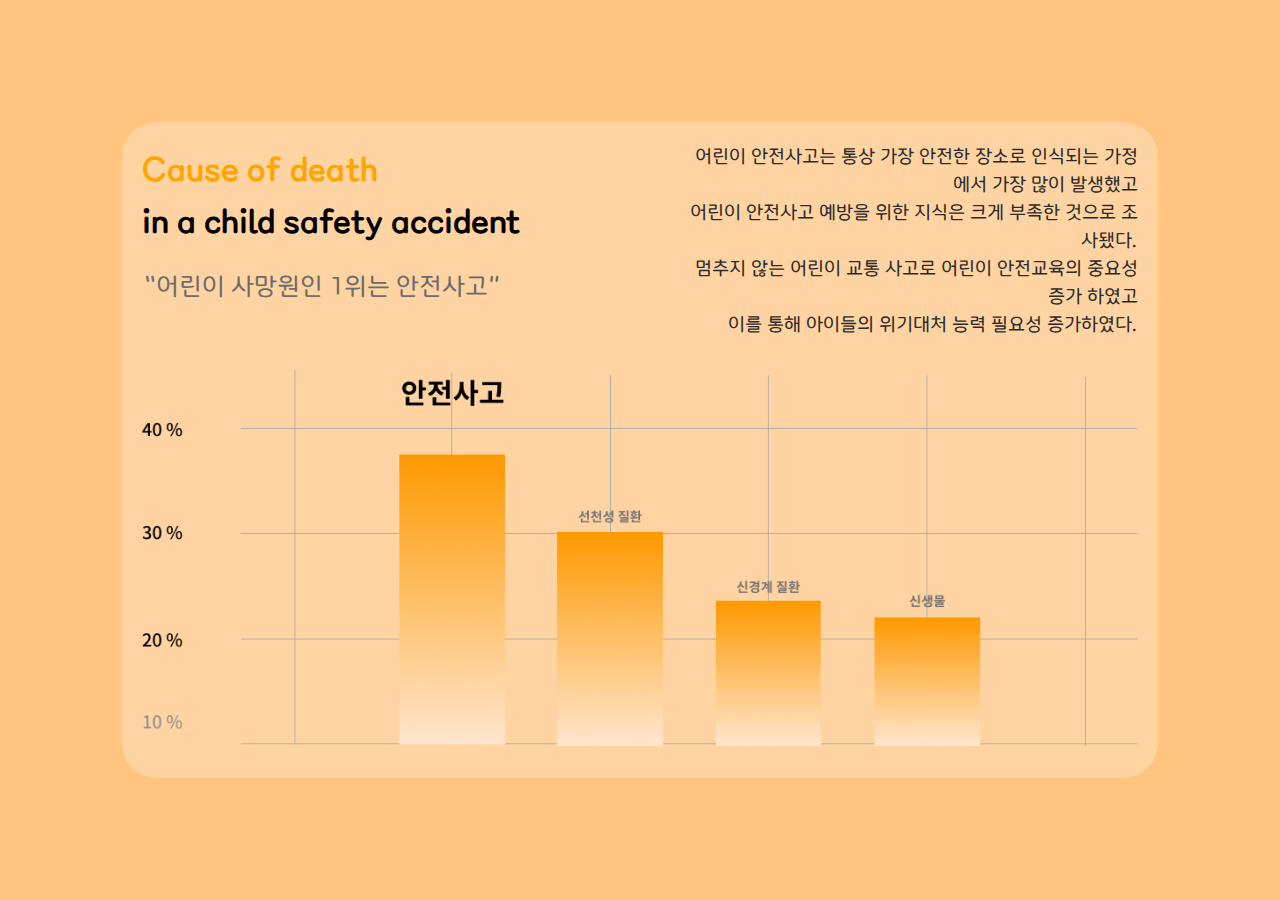
<file: dd.html>
<!DOCTYPE html>
<html lang="en">
<head>
  <meta charset="UTF-8">
  <meta name="viewport" content="width=device-width, initial-scale=1.0">
  <title>Preview</title>
  <style>
    /* CSS styles */
    @font-face {
      font-family: 'TmoneyRoundWindRegular';
      src: url('01_otf/TmoneyRoundWindRegular.otf') format('opentype');
      font-weight: bolder;
      font-style: bolder;
    }
    body {
      font-family: 'TmoneyRoundWindRegular', sans-serif;
      background: #FFC47F; /* 전체 배경을 주황색으로 설정 */
      margin: 0;
      padding: 0;
      display: flex;
      justify-content: center;
      align-items: center;
      width: 100vw; /* Viewport width */
      height: 100vh; /* Viewport height */
      overflow: hidden;
    }
    * {
      box-sizing: border-box;
      margin: 0;
      padding: 0;
    }
    section.chartintro {
      width: 90%; /* Adjust as needed */
      height: 90%; /* Adjust as needed */
      display: flex;
      flex-direction: column;
      justify-content: center;
      align-items: center;
    }
    .content-layer {
      width: 90%; /* Adjust as needed */
      height: auto; /* Adjust as needed */
      display: flex;
      flex-direction: column;
      justify-content: center;
      align-items: center;
      border-radius: 35px;
      background: rgba(255, 255, 255, 0.28); /* 반투명한 흰색 배경 */
      padding: 20px;
    }
    .text-content {
      display: flex;
      justify-content: space-between; /* Space between columns */
      width: 100%;
      margin-bottom: 20px;
    }
    .left-column, .right-column {
      width: 45%; /* Adjust width as needed */
    }
    .section-title {
      font-size: 32px;
      font-weight: 700;
      color: #000;
      margin-bottom: 20px;
    }
    .section-text {
      font-size: 18px;
      color: #2b2b2b;
      text-align: right;
    }
    .section-subtitle {
      font-size: 24px;
      color: #6c6c6c;
      margin-bottom: 20px;
    }
    .chart {
      width: 100%;
      height: 400px; /* Adjust height as needed */
      background: url('img/chart.png') no-repeat center center;
      background-size: contain; /* Adjust background size as needed */
    }
  </style>
</head>
<body>
  <section class="chartintro">
    <div class="content-layer">
      <div class="text-content">
        <div class="left-column">
          <p class="section-title">
            <span style="color: orange;">Cause of death</span> <br>in a child safety accident
          </p>
          <p class="section-subtitle">“어린이 사망원인 1위는 안전사고”</p>
        </div>
        <div class="right-column">
          <p class="section-text">
            어린이 안전사고는 통상 가장 안전한 장소로 인식되는 가정에서 가장 많이 발생했고<br>
            어린이 안전사고 예방을 위한 지식은 크게 부족한 것으로 조사됐다.<br>
            멈추지 않는 어린이 교통 사고로 어린이 안전교육의 중요성 증가 하였고<br>
            이를 통해 아이들의 위기대처 능력 필요성 증가하였다.
          </p>
        </div>
      </div>
      <div class="chart"></div>
    </div>
  </section>
</body>
</html>
</file>
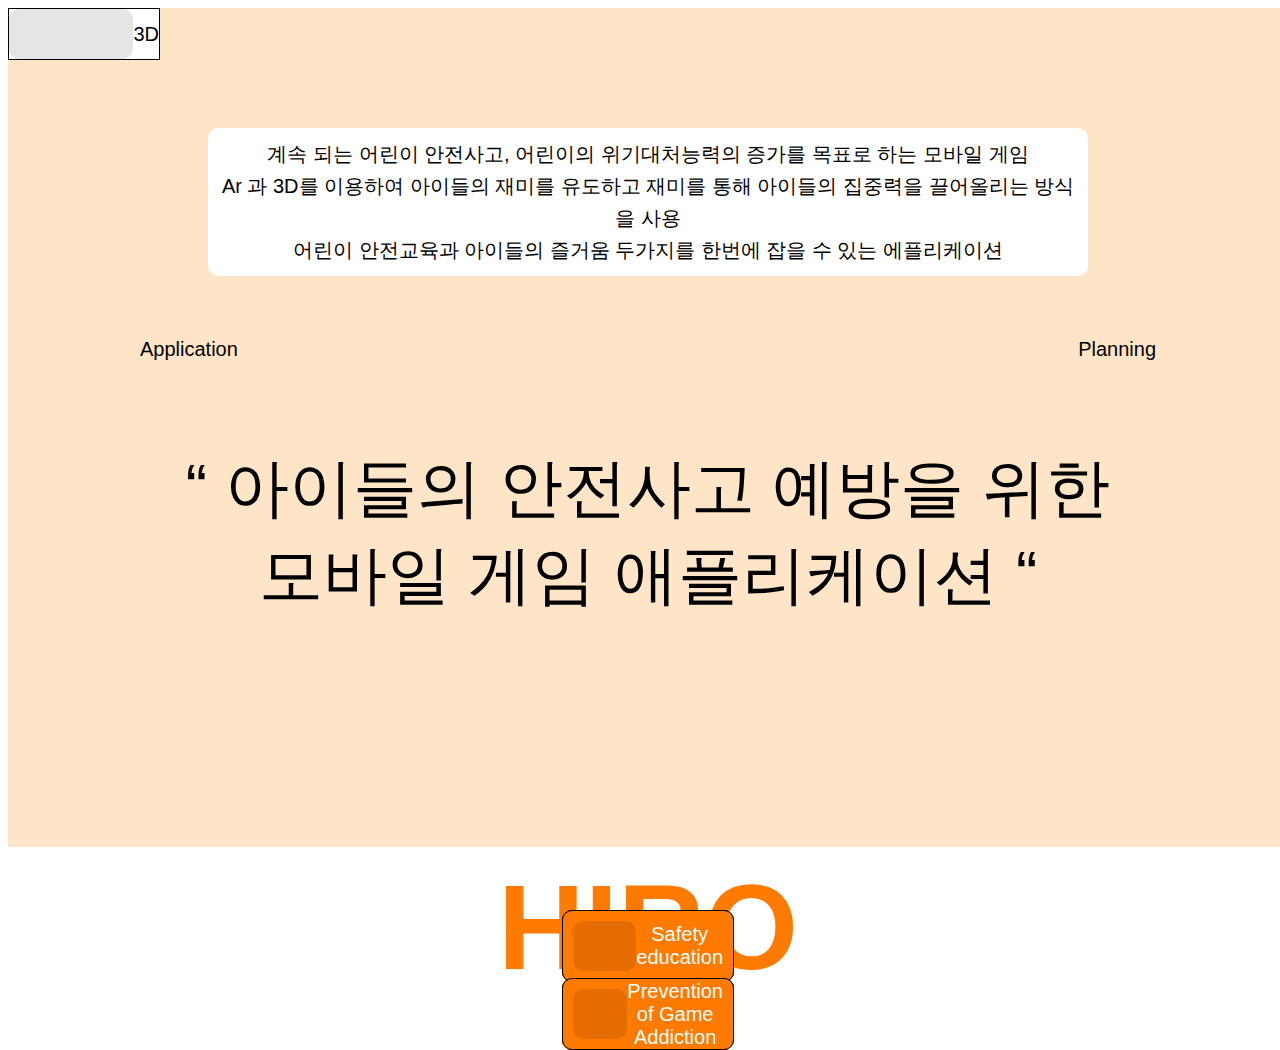
<file: dddd.html>
<!DOCTYPE html>
<html lang="ko">
<head>
  <meta charset="UTF-8">
  <meta name="viewport" content="width=device-width, initial-scale=1.0">
  <title>Preview</title>
  <style>
    html, body {
      display: flex;
      flex-direction: column;
      flex: 1;
      width: 100%;
      height: 100%;
      -webkit-font-smoothing: antialiased;
      -moz-osx-font-smoothing: grayscale;
      font-family: Arial, sans-serif;
    }

    .container {
      width: 100%;
      height: 100%;
      position: relative;
      background: #fff;
    }

    .background-layer {
      width: 100%;
      height: 839px;
      position: absolute;
      left: 0;
      background: rgba(255, 138, 0, 0.22);
    }

    .main-title {
      width: 100%;
      max-width: 1552px;
      height: 213px;
      position: absolute;
      left: 50%;
      transform: translateX(-50%);
      top: 373px;
      font-size: 64px;
      font-weight: 500;
      text-align: center;
      color: #000;
    }

    .app-title {
      width: 328px;
      height: 125px;
      position: absolute;
      left: 50%;
      transform: translateX(-50%);
      top: 720px;
      font-size: 120px;
      text-align: center;
      color: #ff7a00;
      font-weight: 700;
      background: #fff;
      padding: 10px;
      border-radius: 10px;
    }

    .description {
      width: 100%;
      max-width: 860px;
      height: auto;
      position: absolute;
      left: 50%;
      transform: translateX(-50%);
      top: 100px;
      font-size: 20px;
      font-weight: 300;
      text-align: center;
      color: #000;
      line-height: 1.6;
      background: #fff;
      padding: 10px;
      border-radius: 10px;
    }

    .section-title-left {
      width: 138px;
      height: 34px;
      position: absolute;
      left: 132px;
      top: 310px;
      font-size: 20px;
      font-weight: 500;
      text-align: left;
      color: #000;
    }

    .section-title-right {
      width: 138px;
      height: 34px;
      position: absolute;
      right: 132px;
      top: 310px;
      font-size: 20px;
      font-weight: 500;
      text-align: right;
      color: #000;
    }

    .category-box {
      display: flex;
      align-items: center;
      justify-content: center;
      width: 150px;
      height: 50px;
      position: absolute;
      font-size: 20px;
      text-align: center;
      color: #000;
      background-color: #ffffff;
      border: 1px solid #000000;
      cursor: pointer;
    }

    .category-box > div {
      width: 100%;
      height: 100%;
      background: rgba(0, 0, 0, 0.1);
      border-radius: 10px;
    }

    .category-box > p {
      margin: 0;
    }

    .game {
      left: 50%;
      transform: translateX(-50%);
      top: 901.5px;
      background: #ff7a00;
      padding: 10px;
      border-radius: 10px;
      color: #fff;
    }

    .ar {
      left: 50%;
      transform: translateX(-50%);
      top: 970.38px;
      background: #ff7a00;
      padding: 10px;
      border-radius: 10px;
      color: #fff;
    }

    .3d {
      left: 50%;
      transform: translateX(-50%);
      top: 970.38px;
      background: #ff7a00;
      padding: 10px;
      border-radius: 10px;
      color: #fff;
    }

    .safety-education {
      left: 50%;
      transform: translateX(-50%);
      top: 901.5px;
      background: #ff7a00;
      padding: 10px;
      border-radius: 10px;
      color: #fff;
    }

    .game-addiction {
      left: 50%;
      transform: translateX(-50%);
      top: 970.38px;
      background: #ff7a00;
      padding: 10px;
      border-radius: 10px;
      color: #fff;
    }
  </style>
</head>
<body>
  <div class="container">
    <div class="background-layer"></div>
    <p class="main-title">
      <span>“ 아이들의 안전사고 예방을 위한</span><br />
      <span>모바일 게임 애플리케이션 “</span>
    </p>
    <p class="app-title">HIRO</p>
    <p class="description">
      <span>계속 되는 어린이 안전사고, 어린이의 위기대처능력의 증가를 목표로 하는 모바일 게임</span><br />
      <span>Ar 과 3D를 이용하여 아이들의 재미를 유도하고 재미를 통해 아이들의 집중력을 끌어올리는 방식을 사용</span><br />
      <span>어린이 안전교육과 아이들의 즐거움 두가지를 한번에 잡을 수 있는 에플리케이션</span>
    </p>
    <p class="section-title-left">Application</p>
    <p class="section-title-right">Planning</p>
    <div class="category-box game">
      <div></div>
      <p>Game</p>
    </div>
    <div class="category-box ar">
      <div></div>
      <p>AR</p>
    </div>
    <div class="category-box 3d">
      <div></div>
      <p>3D</p>
    </div>
    <div class="category-box safety-education">
      <div></div>
      <p>Safety education</p>
    </div>
    <div class="category-box game-addiction">
      <div></div>
      <p>Prevention of Game Addiction</p>
    </div>
  </div>
</body>
</html>
</file>
